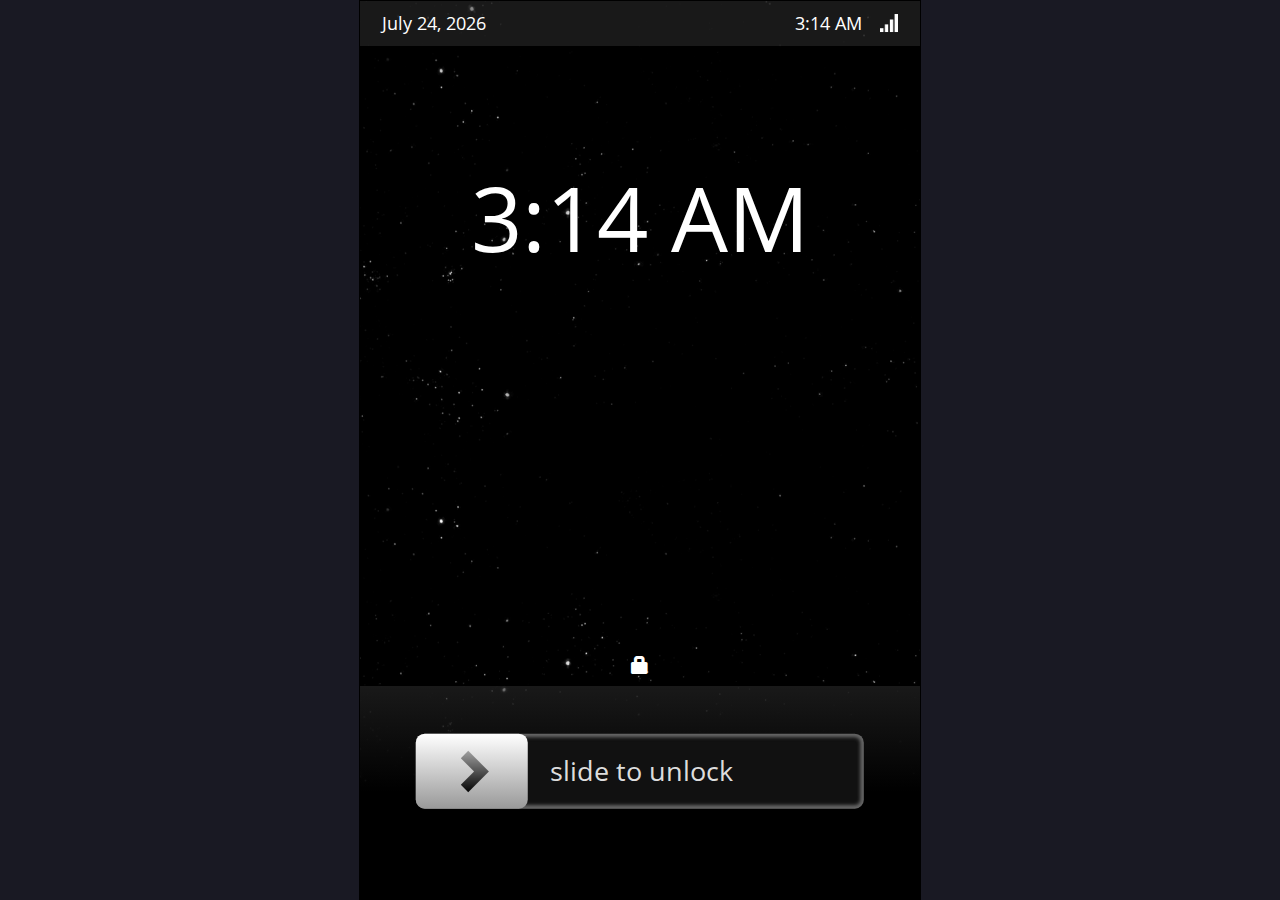
<file: index.html>
<!DOCTYPE html>
<meta name="viewport" content="width=device-width, initial-scale=1.0">
<html>
<head>
	<title>Mobile UI</title>
	<meta charset="utf-8">
	<link rel="stylesheet" type="text/css" href="css/glyphicons.css"/>
	<link rel="stylesheet" type="text/css" href="css/styles.css"/>
	<link rel="shortcut icon" type="image/ico" href="img/favicon.ico"/>
	<script src="js/script.js"></script>
</head>
<body onload="init();">
</body>
</html>
</file>
<file: css/glyphicons.css>
@font-face {
  font-family: 'Glyphicons Halflings';

  src: url('../fonts/glyphicons-halflings-regular.eot');
  src: url('../fonts/glyphicons-halflings-regular.eot?#iefix') format('embedded-opentype'), url('../fonts/glyphicons-halflings-regular.woff2') format('woff2'), url('../fonts/glyphicons-halflings-regular.woff') format('woff'), url('../fonts/glyphicons-halflings-regular.ttf') format('truetype'), url('../fonts/glyphicons-halflings-regular.svg#glyphicons_halflingsregular') format('svg');
}
.glyphicon {
  position: relative;
  top: 1px;
  top: 0px;
  display: inline-block;
  font-family: 'Glyphicons Halflings';
  font-style: normal;
  font-weight: normal;
  line-height: 1;

  -webkit-font-smoothing: antialiased;
  -moz-osx-font-smoothing: grayscale;
}
.glyphicon-asterisk:before {
  content: "\002a";
}
.glyphicon-plus:before {
  content: "\002b";
}
.glyphicon-euro:before,
.glyphicon-eur:before {
  content: "\20ac";
}
.glyphicon-minus:before {
  content: "\2212";
}
.glyphicon-cloud:before {
  content: "\2601";
}
.glyphicon-envelope:before {
  content: "\2709";
}
.glyphicon-pencil:before {
  content: "\270f";
}
.glyphicon-glass:before {
  content: "\e001";
}
.glyphicon-music:before {
  content: "\e002";
}
.glyphicon-search:before {
  content: "\e003";
}
.glyphicon-heart:before {
  content: "\e005";
}
.glyphicon-star:before {
  content: "\e006";
}
.glyphicon-star-empty:before {
  content: "\e007";
}
.glyphicon-user:before {
  content: "\e008";
}
.glyphicon-film:before {
  content: "\e009";
}
.glyphicon-th-large:before {
  content: "\e010";
}
.glyphicon-th:before {
  content: "\e011";
}
.glyphicon-th-list:before {
  content: "\e012";
}
.glyphicon-ok:before {
  content: "\e013";
}
.glyphicon-remove:before {
  content: "\e014";
}
.glyphicon-zoom-in:before {
  content: "\e015";
}
.glyphicon-zoom-out:before {
  content: "\e016";
}
.glyphicon-off:before {
  content: "\e017";
}
.glyphicon-signal:before {
  content: "\e018";
}
.glyphicon-cog:before {
  content: "\e019";
}
.glyphicon-trash:before {
  content: "\e020";
}
.glyphicon-home:before {
  content: "\e021";
}
.glyphicon-file:before {
  content: "\e022";
}
.glyphicon-time:before {
  content: "\e023";
}
.glyphicon-road:before {
  content: "\e024";
}
.glyphicon-download-alt:before {
  content: "\e025";
}
.glyphicon-download:before {
  content: "\e026";
}
.glyphicon-upload:before {
  content: "\e027";
}
.glyphicon-inbox:before {
  content: "\e028";
}
.glyphicon-play-circle:before {
  content: "\e029";
}
.glyphicon-repeat:before {
  content: "\e030";
}
.glyphicon-refresh:before {
  content: "\e031";
}
.glyphicon-list-alt:before {
  content: "\e032";
}
.glyphicon-lock:before {
  content: "\e033";
}
.glyphicon-flag:before {
  content: "\e034";
}
.glyphicon-headphones:before {
  content: "\e035";
}
.glyphicon-volume-off:before {
  content: "\e036";
}
.glyphicon-volume-down:before {
  content: "\e037";
}
.glyphicon-volume-up:before {
  content: "\e038";
}
.glyphicon-qrcode:before {
  content: "\e039";
}
.glyphicon-barcode:before {
  content: "\e040";
}
.glyphicon-tag:before {
  content: "\e041";
}
.glyphicon-tags:before {
  content: "\e042";
}
.glyphicon-book:before {
  content: "\e043";
}
.glyphicon-bookmark:before {
  content: "\e044";
}
.glyphicon-print:before {
  content: "\e045";
}
.glyphicon-camera:before {
  content: "\e046";
}
.glyphicon-font:before {
  content: "\e047";
}
.glyphicon-bold:before {
  content: "\e048";
}
.glyphicon-italic:before {
  content: "\e049";
}
.glyphicon-text-height:before {
  content: "\e050";
}
.glyphicon-text-width:before {
  content: "\e051";
}
.glyphicon-align-left:before {
  content: "\e052";
}
.glyphicon-align-center:before {
  content: "\e053";
}
.glyphicon-align-right:before {
  content: "\e054";
}
.glyphicon-align-justify:before {
  content: "\e055";
}
.glyphicon-list:before {
  content: "\e056";
}
.glyphicon-indent-left:before {
  content: "\e057";
}
.glyphicon-indent-right:before {
  content: "\e058";
}
.glyphicon-facetime-video:before {
  content: "\e059";
}
.glyphicon-picture:before {
  content: "\e060";
}
.glyphicon-map-marker:before {
  content: "\e062";
}
.glyphicon-adjust:before {
  content: "\e063";
}
.glyphicon-tint:before {
  content: "\e064";
}
.glyphicon-edit:before {
  content: "\e065";
}
.glyphicon-share:before {
  content: "\e066";
}
.glyphicon-check:before {
  content: "\e067";
}
.glyphicon-move:before {
  content: "\e068";
}
.glyphicon-step-backward:before {
  content: "\e069";
}
.glyphicon-fast-backward:before {
  content: "\e070";
}
.glyphicon-backward:before {
  content: "\e071";
}
.glyphicon-play:before {
  content: "\e072";
}
.glyphicon-pause:before {
  content: "\e073";
}
.glyphicon-stop:before {
  content: "\e074";
}
.glyphicon-forward:before {
  content: "\e075";
}
.glyphicon-fast-forward:before {
  content: "\e076";
}
.glyphicon-step-forward:before {
  content: "\e077";
}
.glyphicon-eject:before {
  content: "\e078";
}
.glyphicon-chevron-left:before {
  content: "\e079";
}
.glyphicon-chevron-right:before {
  content: "\e080";
}
.glyphicon-plus-sign:before {
  content: "\e081";
}
.glyphicon-minus-sign:before {
  content: "\e082";
}
.glyphicon-remove-sign:before {
  content: "\e083";
}
.glyphicon-ok-sign:before {
  content: "\e084";
}
.glyphicon-question-sign:before {
  content: "\e085";
}
.glyphicon-info-sign:before {
  content: "\e086";
}
.glyphicon-screenshot:before {
  content: "\e087";
}
.glyphicon-remove-circle:before {
  content: "\e088";
}
.glyphicon-ok-circle:before {
  content: "\e089";
}
.glyphicon-ban-circle:before {
  content: "\e090";
}
.glyphicon-arrow-left:before {
  content: "\e091";
}
.glyphicon-arrow-right:before {
  content: "\e092";
}
.glyphicon-arrow-up:before {
  content: "\e093";
}
.glyphicon-arrow-down:before {
  content: "\e094";
}
.glyphicon-share-alt:before {
  content: "\e095";
}
.glyphicon-resize-full:before {
  content: "\e096";
}
.glyphicon-resize-small:before {
  content: "\e097";
}
.glyphicon-exclamation-sign:before {
  content: "\e101";
}
.glyphicon-gift:before {
  content: "\e102";
}
.glyphicon-leaf:before {
  content: "\e103";
}
.glyphicon-fire:before {
  content: "\e104";
}
.glyphicon-eye-open:before {
  content: "\e105";
}
.glyphicon-eye-close:before {
  content: "\e106";
}
.glyphicon-warning-sign:before {
  content: "\e107";
}
.glyphicon-plane:before {
  content: "\e108";
}
.glyphicon-calendar:before {
  content: "\e109";
}
.glyphicon-random:before {
  content: "\e110";
}
.glyphicon-comment:before {
  content: "\e111";
}
.glyphicon-magnet:before {
  content: "\e112";
}
.glyphicon-chevron-up:before {
  content: "\e113";
}
.glyphicon-chevron-down:before {
  content: "\e114";
}
.glyphicon-retweet:before {
  content: "\e115";
}
.glyphicon-shopping-cart:before {
  content: "\e116";
}
.glyphicon-folder-close:before {
  content: "\e117";
}
.glyphicon-folder-open:before {
  content: "\e118";
}
.glyphicon-resize-vertical:before {
  content: "\e119";
}
.glyphicon-resize-horizontal:before {
  content: "\e120";
}
.glyphicon-hdd:before {
  content: "\e121";
}
.glyphicon-bullhorn:before {
  content: "\e122";
}
.glyphicon-bell:before {
  content: "\e123";
}
.glyphicon-certificate:before {
  content: "\e124";
}
.glyphicon-thumbs-up:before {
  content: "\e125";
}
.glyphicon-thumbs-down:before {
  content: "\e126";
}
.glyphicon-hand-right:before {
  content: "\e127";
}
.glyphicon-hand-left:before {
  content: "\e128";
}
.glyphicon-hand-up:before {
  content: "\e129";
}
.glyphicon-hand-down:before {
  content: "\e130";
}
.glyphicon-circle-arrow-right:before {
  content: "\e131";
}
.glyphicon-circle-arrow-left:before {
  content: "\e132";
}
.glyphicon-circle-arrow-up:before {
  content: "\e133";
}
.glyphicon-circle-arrow-down:before {
  content: "\e134";
}
.glyphicon-globe:before {
  content: "\e135";
}
.glyphicon-wrench:before {
  content: "\e136";
}
.glyphicon-tasks:before {
  content: "\e137";
}
.glyphicon-filter:before {
  content: "\e138";
}
.glyphicon-briefcase:before {
  content: "\e139";
}
.glyphicon-fullscreen:before {
  content: "\e140";
}
.glyphicon-dashboard:before {
  content: "\e141";
}
.glyphicon-paperclip:before {
  content: "\e142";
}
.glyphicon-heart-empty:before {
  content: "\e143";
}
.glyphicon-link:before {
  content: "\e144";
}
.glyphicon-phone:before {
  content: "\e145";
}
.glyphicon-pushpin:before {
  content: "\e146";
}
.glyphicon-usd:before {
  content: "\e148";
}
.glyphicon-gbp:before {
  content: "\e149";
}
.glyphicon-sort:before {
  content: "\e150";
}
.glyphicon-sort-by-alphabet:before {
  content: "\e151";
}
.glyphicon-sort-by-alphabet-alt:before {
  content: "\e152";
}
.glyphicon-sort-by-order:before {
  content: "\e153";
}
.glyphicon-sort-by-order-alt:before {
  content: "\e154";
}
.glyphicon-sort-by-attributes:before {
  content: "\e155";
}
.glyphicon-sort-by-attributes-alt:before {
  content: "\e156";
}
.glyphicon-unchecked:before {
  content: "\e157";
}
.glyphicon-expand:before {
  content: "\e158";
}
.glyphicon-collapse-down:before {
  content: "\e159";
}
.glyphicon-collapse-up:before {
  content: "\e160";
}
.glyphicon-log-in:before {
  content: "\e161";
}
.glyphicon-flash:before {
  content: "\e162";
}
.glyphicon-log-out:before {
  content: "\e163";
}
.glyphicon-new-window:before {
  content: "\e164";
}
.glyphicon-record:before {
  content: "\e165";
}
.glyphicon-save:before {
  content: "\e166";
}
.glyphicon-open:before {
  content: "\e167";
}
.glyphicon-saved:before {
  content: "\e168";
}
.glyphicon-import:before {
  content: "\e169";
}
.glyphicon-export:before {
  content: "\e170";
}
.glyphicon-send:before {
  content: "\e171";
}
.glyphicon-floppy-disk:before {
  content: "\e172";
}
.glyphicon-floppy-saved:before {
  content: "\e173";
}
.glyphicon-floppy-remove:before {
  content: "\e174";
}
.glyphicon-floppy-save:before {
  content: "\e175";
}
.glyphicon-floppy-open:before {
  content: "\e176";
}
.glyphicon-credit-card:before {
  content: "\e177";
}
.glyphicon-transfer:before {
  content: "\e178";
}
.glyphicon-cutlery:before {
  content: "\e179";
}
.glyphicon-header:before {
  content: "\e180";
}
.glyphicon-compressed:before {
  content: "\e181";
}
.glyphicon-earphone:before {
  content: "\e182";
}
.glyphicon-phone-alt:before {
  content: "\e183";
}
.glyphicon-tower:before {
  content: "\e184";
}
.glyphicon-stats:before {
  content: "\e185";
}
.glyphicon-sd-video:before {
  content: "\e186";
}
.glyphicon-hd-video:before {
  content: "\e187";
}
.glyphicon-subtitles:before {
  content: "\e188";
}
.glyphicon-sound-stereo:before {
  content: "\e189";
}
.glyphicon-sound-dolby:before {
  content: "\e190";
}
.glyphicon-sound-5-1:before {
  content: "\e191";
}
.glyphicon-sound-6-1:before {
  content: "\e192";
}
.glyphicon-sound-7-1:before {
  content: "\e193";
}
.glyphicon-copyright-mark:before {
  content: "\e194";
}
.glyphicon-registration-mark:before {
  content: "\e195";
}
.glyphicon-cloud-download:before {
  content: "\e197";
}
.glyphicon-cloud-upload:before {
  content: "\e198";
}
.glyphicon-tree-conifer:before {
  content: "\e199";
}
.glyphicon-tree-deciduous:before {
  content: "\e200";
}
.glyphicon-cd:before {
  content: "\e201";
}
.glyphicon-save-file:before {
  content: "\e202";
}
.glyphicon-open-file:before {
  content: "\e203";
}
.glyphicon-level-up:before {
  content: "\e204";
}
.glyphicon-copy:before {
  content: "\e205";
}
.glyphicon-paste:before {
  content: "\e206";
}
.glyphicon-alert:before {
  content: "\e209";
}
.glyphicon-equalizer:before {
  content: "\e210";
}
.glyphicon-king:before {
  content: "\e211";
}
.glyphicon-queen:before {
  content: "\e212";
}
.glyphicon-pawn:before {
  content: "\e213";
}
.glyphicon-bishop:before {
  content: "\e214";
}
.glyphicon-knight:before {
  content: "\e215";
}
.glyphicon-baby-formula:before {
  content: "\e216";
}
.glyphicon-tent:before {
  content: "\26fa";
}
.glyphicon-blackboard:before {
  content: "\e218";
}
.glyphicon-bed:before {
  content: "\e219";
}
.glyphicon-apple:before {
  content: "\f8ff";
}
.glyphicon-erase:before {
  content: "\e221";
}
.glyphicon-hourglass:before {
  content: "\231b";
}
.glyphicon-lamp:before {
  content: "\e223";
}
.glyphicon-duplicate:before {
  content: "\e224";
}
.glyphicon-piggy-bank:before {
  content: "\e225";
}
.glyphicon-scissors:before {
  content: "\e226";
}
.glyphicon-bitcoin:before {
  content: "\e227";
}
.glyphicon-btc:before {
  content: "\e227";
}
.glyphicon-xbt:before {
  content: "\e227";
}
.glyphicon-yen:before {
  content: "\00a5";
}
.glyphicon-jpy:before {
  content: "\00a5";
}
.glyphicon-ruble:before {
  content: "\20bd";
}
.glyphicon-rub:before {
  content: "\20bd";
}
.glyphicon-scale:before {
  content: "\e230";
}
.glyphicon-ice-lolly:before {
  content: "\e231";
}
.glyphicon-ice-lolly-tasted:before {
  content: "\e232";
}
.glyphicon-education:before {
  content: "\e233";
}
.glyphicon-option-horizontal:before {
  content: "\e234";
}
.glyphicon-option-vertical:before {
  content: "\e235";
}
.glyphicon-menu-hamburger:before {
  content: "\e236";
}
.glyphicon-modal-window:before {
  content: "\e237";
}
.glyphicon-oil:before {
  content: "\e238";
}
.glyphicon-grain:before {
  content: "\e239";
}
.glyphicon-sunglasses:before {
  content: "\e240";
}
.glyphicon-text-size:before {
  content: "\e241";
}
.glyphicon-text-color:before {
  content: "\e242";
}
.glyphicon-text-background:before {
  content: "\e243";
}
.glyphicon-object-align-top:before {
  content: "\e244";
}
.glyphicon-object-align-bottom:before {
  content: "\e245";
}
.glyphicon-object-align-horizontal:before {
  content: "\e246";
}
.glyphicon-object-align-left:before {
  content: "\e247";
}
.glyphicon-object-align-vertical:before {
  content: "\e248";
}
.glyphicon-object-align-right:before {
  content: "\e249";
}
.glyphicon-triangle-right:before {
  content: "\e250";
}
.glyphicon-triangle-left:before {
  content: "\e251";
}
.glyphicon-triangle-bottom:before {
  content: "\e252";
}
.glyphicon-triangle-top:before {
  content: "\e253";
}
.glyphicon-console:before {
  content: "\e254";
}
.glyphicon-superscript:before {
  content: "\e255";
}
.glyphicon-subscript:before {
  content: "\e256";
}
.glyphicon-menu-left:before {
  content: "\e257";
}
.glyphicon-menu-right:before {
  content: "\e258";
}
.glyphicon-menu-down:before {
  content: "\e259";
}
.glyphicon-menu-up:before {
  content: "\e260";
}
</file>
<file: css/styles.css>
@font-face {
	font-family: OpenSansRegular;
	src: url("../fonts/OpenSans-Regular.ttf");
}

html {
    -webkit-tap-highlight-color: rgba(0, 0, 0, 0);
}

html,body {
	/* Fix issue where moving the input below the app div doesn't fire mousemove event */
	height: 100%;

	/* Prevent pull-down to refresh page on mobile */
	overscroll-behavior-y: contain;
}

body {
	background-color: rgba(25, 25, 35, 1);
}

* {
	margin: 0px;
	padding: 0px;
}

.App {
	position: relative;
	box-sizing: border-box;
	overflow: hidden;
	-webkit-touch-callout: none;
    -webkit-user-select: none;
    -khtml-user-select: none;
    -moz-user-select: none;
    -ms-user-select: none;
    user-select: none;
	width: 100%;
	height: 100vh;
	margin: 0 auto;
	background-color: #000000;
	color: #ffffff;
	font-family: OpenSansRegular, calibri;
	border: 1px solid black;
}

@-webkit-keyframes spin {
    from { -webkit-transform: rotate(0deg); }
    to { -webkit-transform: rotate(360deg); }
}

@-moz-keyframes spin {
    from { -moz-transform: rotate(0deg); }
    to { -moz-transform: rotate(360deg); }
}

@-ms-keyframes spin {
	from { transform: rotate(0deg); }
    to { transform: rotate(360deg); }
}

@keyframes spin {
    from { transform: rotate(0deg); }
    to { transform: rotate(360deg); }
}

.AppBackground {
	position: absolute;
	top: 0%;
	left: 0%;
	width: 100%;
	height: 100%;
}

.Stars {
	position: absolute;
	width: 10000%;
	height: 10000%;
	top: -4950%;
	left: -4950%;
	background-image: url("../img/backgrounds/stars.png");
	background-repeat: repeat;
	background-size: 1.25%;
}

.Stars-Rotating {
	-moz-animation: spin 500s linear infinite;
	-ms-animation: spin 500s linear infinite;
	-o-animation: spin 500s linear infinite;
	-webkit-animation: spin 500s linear infinite;
	animation: spin 500s linear infinite;
}

@-webkit-keyframes move-twink-back {
    from { background-position: 0 0; }
    to { background-position: -10000px 5000px; }
}
@-moz-keyframes move-twink-back {
    from { background-position: 0 0; }
    to { background-position: -10000px 5000px; }
}
@-ms-keyframes move-twink-back {
    from { background-position: 0 0; }
    to { background-position: -10000px 5000px; }
}
@keyframes move-twink-back {
    from { background-position: 0 0; }
    to { background-position: -10000px 5000px; }
}

.Twinkling {
	position: absolute;
	top: 0;
	left: 0;
	right: 0;
	bottom: 0;
	width: 100%;
	height: 100%;
	display: block;
	-moz-animation: move-twink-back 500s linear infinite;
	-ms-animation: move-twink-back 500s linear infinite;
	-o-animation: move-twink-back 500s linear infinite;
	-webkit-animation: move-twink-back 500s linear infinite;
	animation: move-twink-back 500s linear infinite;
	background: transparent url("../img/backgrounds/twinkling.png") repeat top center;
	background-size: 35%;
	background-size: 15vh;
}

.NoTransition {
	-webkit-transition: none !important;
	-moz-transition: none !important;
	-o-transition: none !important;
	transition: none !important;
}

.Statusbar {
	position: absolute;
	box-sizing: border-box;
	overflow: hidden;
	width: 100%;
	height: 5%;
	z-index: 7;
}

.StatusbarElement {
	position: relative;
	box-sizing: border-box;
	float: left;
	height: 100%;
	z-index: 8;
	background-color: rgba(50, 50, 50, 0.5);
}

.StatusbarElementText {
	position: relative;
	top: 50%;
	transform: translateY(-50%);
	font-size: 2vh;
}

.StatusbarDate {
	width: 50%;
	text-align: left;
	padding-left: 15px;
	padding-left: 2.5vh;
}

.StatusbarTime {
	width: 50%;
	padding-right: 6.5vh;
	text-align: right;
}

.StatusbarLatency {
	right: 3.5vh;
}

.StatusbarLatencyImage {
	position: absolute;
	width: 2vh;
	height: 40%;
	top: 50%;
	transform: translate(-50%, -50%);
}

.Navbar {
	position: absolute;
	box-sizing: border-box;
	overflow: hidden;
	text-align: center;
	-webkit-touch-callout: none;
    -webkit-user-select: none;
    -khtml-user-select: none;
    -moz-user-select: none;
    -ms-user-select: none;
    user-select: none;
	transition: opacity 100ms ease;
	z-index: 4;
	width: 100%;
	top: 90%;
	height: 10%;
}

.NavbarButton {
	position: relative;
	box-sizing: border-box;
	float: left;
	width: 25%;
	height: 100%;
	cursor: pointer;
	transition: background-color 100ms ease;
	background-color: rgba(50, 50, 50, 0.5);
}

.NavbarButton:last-child {
	border-right: none;
}

.NavbarButtonIcon {
	position: absolute;
	width: 100%;
	top: 50%;
	left: 50%;
	transform: translate(-50%, -50%);
	font-size: 5vh;
}

.NavbarMenu {
	position: absolute;
	box-sizing: border-box;
	overflow: hidden;
	text-align: center;
	z-index: 3;
	right: 0px;
	transition: left 100ms ease;
	top: 47.1%;
	left: 100%;
	width: 50%;
	height: 60%;
}

.NavbarMenuButton {
	position: relative;
	box-sizing: border-box;
	height: 14.2857%;
	width: 100%;
	cursor: pointer;
	transition: background-color 100ms ease;
	border-bottom: 1px solid #aaaaaa;
	background-color: rgba(50, 50, 50, 0.7);
}

.NavbarMenuButtonIcon {
	position: absolute;
	width: 100%;
	top: 50%;
	left: 20%;
	transform: translate(-50%, -50%);
	font-size: 4.5vh;
}

.NavbarMenuButton:last-child {
	border-bottom: none;
}

.NavbarButtonHover {
	background-color: rgba(100, 100, 100, 0.5);
}

.NoTouch .NavbarButtonHover {
	background-color: rgba(50, 50, 50, 0.5);
}

.NavbarButtonPressed {
	background-color: rgba(200, 200, 200, 0.5);
}

.NoTouch .NavbarButtonPressed {
	background-color: rgba(200, 200, 200, 0.5);
}

.NavbarMenuButtonText {
	position: relative;
    top: 50%;
    transform: translateY(-50%);
    text-align: left;
    width: 55%;
    left: 40%;
    padding-right: 5%;
    font-size: 2vh;
}

.NavbarShortcutEditArea {
	position: absolute;
	box-sizing: border-box;
	overflow: hidden;
	width: 100%;
	height: 10%;
	top: 100%;
	z-index: 4;
	transition: background-color 100ms ease;
	transition: top 100ms linear;
}

.NavbarShortcutEditButton {
	position: relative;
	box-sizing: border-box;
	overflow: hidden;
	float: left;
	height: 100%;
	width: 50%;
	font-size: 5vh;
	z-index: 1;
	top: 0px;
	cursor: pointer;
	background-color: rgba(50, 50, 50, 0.5);
	color: #ffffff;
	text-align: center;
	transition: background-color 100ms ease;
}

.EditButtonHover {
	background-color: rgba(100, 100, 100, 0.5);
}

.Folder {
	position: absolute;
	-webkit-touch-callout: none;
    -webkit-user-select: none;
    -khtml-user-select: none;
    -moz-user-select: none;
    -ms-user-select: none;
    user-select: none;
	height: 80%;
	width: 100%;
	top: 5%;
	left: 0%;
	transition: left 100ms ease, top 100ms ease, opacity 150ms ease;
	cursor: -webkit-grab;
	cursor: grab;
}

.AppFolder {
	z-index: 3;
}

.Shortcut {
	position: absolute;
	box-sizing: border-box;
	overflow: hidden;
	background-position: center;
	background-size: 60% 60%;
	background-repeat: no-repeat;
	text-align: center;
	-webkit-touch-callout: none;
    -webkit-user-select: none;
    -khtml-user-select: none;
    -moz-user-select: none;
    -ms-user-select: none;
    user-select: none;
	cursor: pointer;
	transform: translate(-50%, -50%);
	transition: left 100ms ease, top 100ms ease, background-size 150ms ease, opacity 200ms ease;
	z-index: 1;
	opacity: 0;
	color: #ffffff;
	border: 1px solid transparent;
	border-radius: 10px;
}

.ShortcutText {
	position: absolute;
	bottom: 0px;
	width: 100%;
	font-size: 1.5vh;
}

.ShortcutTapped {
	background-size: 55% 55%;
}

.ShortcutHold {
	z-index: 6;
	background-size: 50% 50%;
}

.FolderMapArea {
	position: absolute;
	width: 100%;
	height: 5%;
	top: 85%;
	left: 0%;
	z-index: 2;
	overflow: hidden;
	transition: opacity 150ms ease;
}

.FolderMap {
	position: absolute;
	top: 0%;
	left: 37.5%;
	opacity: 1;
	width: 25%;
	height: 100%;
	transition: top 100ms ease, opacity 35ms ease;
}

.FolderMapFolder {
	position: absolute;
	height: 100%;
	width: 20%;
	transform: translate(-50%, 0%);
	transition: left 100ms ease, color 100ms ease;
	font-size: 2vh;
	color: rgba(255, 255, 255, 0.5);
}

.FolderMapFolderIcon {
	position: relative;
	top: 50%;
	left: 50%;
	transform: translate(-50%, -50%);
}

.FolderMapFolderSelected {
	color: #ffffff;
}

.ModalBackground {
	position: absolute;
	background-color: rgba(0,0,0,0.5);
	width: 100%;
    height: 100%;
	z-index: -1;
	opacity: 0;
    transition: opacity 100ms ease;
    left: 0;
    top: 0;
}

.Modal {
	position: absolute;
	z-index: -1;
	opacity: 0;
	width: 75%;
	top: 30%;
	left: 50%;
	padding-bottom: 5%;
	transform: translate(-50%, -50%);
	transition: opacity 100ms ease;
	background-color: #ffffff;
	color: #000000;
}

.Modal .glyphicon {
	margin-right: 1vh;
}

.Modal hr {
	border-top: 2px solid #444444;
	margin-bottom: 0.5vh;
}

.ModalHeader {
	width: 80%;
	margin-left: 10%;
	text-align: center;
	font-size: 3.5vh;
	font-weight: bold;
	margin-top: 1vh;
	margin-bottom: -2vh;
}

.ModalMessage {
	width: 90%;
	margin-left: 5%;
	text-align: center;
	font-size: 2.5vh;
	margin-top: 1vh;
	margin-bottom: -2vh;
}

.ModalMessage p:first-child {
	margin-top: 2vh;
}

.ModalMessage p {
	margin-bottom: 1vh;
}

.ModalMessage a {
	color: #27b6df;
	text-decoration: none;
	transition: color 100ms ease;
}

.ModalMessage a:hover {
	color: #1796bf;
}

.ModalButton {
	position: relative;
	box-sizing: border-box;
	float: left;
	cursor: pointer;
	transition: background-color 100ms ease, border 100ms ease;
	text-align: center;
	margin-top: 2vh;
	margin-left: 7.5%;
	width: 39%;
	height: 8vh;
	background-color: #222222;
	border: none;
	color: #ffffff;
}

.ModalButton:focus {
	outline: none;
	border: 3px solid #27b6df;
}

.ModalButton:hover {
	background-color: #27b6df;
}

.ModalButtonSelected {
	background-color: #27b6df;
}

.ModalButtonIcon {
	position: absolute;
	width: 100%;
	top: 50%;
	left: 50%;
	transform: translate(-50%, -50%);
	font-size: 5vh;
}

.ModalButtonLeft {
	width: 39%;
	height: 15%;
	left: 7.5%;
}

.ModalButtonRight {
	width: 39%;
	height: 15%;
	left: 53.5%;
}

.ModalButtonFull {
	width: 85%;
	height: 8vh;
}

.ModalExitButton {
	position: absolute;
	box-sizing: border-box;
	cursor: pointer;
	text-align: center;
	top: 0px;
	right: 0px;
	width: 5.5vh;
	height: 5.5vh;
	transition: color 100ms ease;
}

.ModalExitButton:hover {
	color: #27b6df;
}

.ModalTextInput {
	position: relative;
	box-sizing: border-box;
	float: left;
	border: none;
	font-size: 2.5vh;
	cursor: pointer;
	transition: background-color 100ms ease, border 100ms ease;
	text-align: center;
	margin-top: 7.5%;
	margin-left: 7.5%;
	width: 85%;
	height: 8vh;
	background-color: #222222;
	color: #ffffff;
}

.ModalTextInput:focus {
	outline: none;
	border: 3px solid #27b6df;
}

.ModalTextInput::selection {
	background-color: #27b6df;
}

.LoadingScreen {
	position: absolute;
	background-color: rgba(0, 0, 0, 0.5);
	width: 100%;
    height: 100%;
	z-index: -1;
	opacity: 0;
    transition: opacity 100ms ease;
    left: 0;
    top: 0;
}

.LoadingScreenSpinner {
	position: absolute;
	top: 45%;
	left: 50%;
	transform: translate(-50%, -50%);
	border: 0.4vh solid #666666;
	border-radius: 50%;
	border-top: 0.4vh solid #bbbbbb;
	width: 7vh;
	height: 7vh;
	margin: -3.5vh 0 0 -3.5vh;
	-moz-animation: spin 1s linear infinite;
	-ms-animation: spin 1s linear infinite;
	-o-animation: spin 1s linear infinite;
	-webkit-animation: spin 1s linear infinite;
	animation: spin 1s linear infinite;
}

.LockoutScreen {
	position: absolute;
	left: 0%;
    top: 5%;
	width: 100%;
    height: 95%;
	z-index: 10;
	opacity: 1;
    transition: opacity 500ms ease;
}

.LockoutScreenTime {
	position: absolute;
	top: 20%;
	margin: 0 auto;
	width: 100%;
	text-align: center;
}

.LockoutScreenTimeText {
	font-size: 10vh;
}

.LockoutScreenLockIcon {
	position: absolute;
	top: 71.5%;
	width: 100%;
	height: 35%;
	text-align: center;
	font-size: 2vh;
}

.LockoutScreenSliderArea {
	position: absolute;
	top: 75%;
	width: 100%;
	height: 25%;
	background: linear-gradient(rgba(50, 50, 50, 0.5), rgba(0, 0, 0, 1), rgba(0, 0, 0, 1));
}

.LockoutScreenSlider {
	position: absolute;
	top: 40%;
	left: 50%;
	width: 80%;
	height: 35%;
	background-color: #111111;
	transform: translate(-50%, -50%);
	box-shadow: 0 0 0.4vh 0.4vh #666666 inset;
	border-radius: 1vh;
}

.LockoutScreenSliderButton {
	position:absolute;
	top: 0%;
	left: 12.5%;
	width: 25%;
	height: 100%;
	transform: translate(-50%);
	transition: left 50ms ease;
	background: linear-gradient(#ffffff, #999999);
	border-radius: 1vh;
	z-index: 2;
	cursor: pointer;
}

.NoTouch .LockoutScreenSliderButton:hover {
	background: linear-gradient(#ffffff, #999999);
}

.LockoutScreenSliderButtonIcon {
	position: absolute;
	width: 100%;
	top: 50%;
	left: 50%;
	text-align: center;
	transform: translate(-50%, -50%);
	font-size: 5vh;
	font-color: #000000;
	background: -webkit-linear-gradient(#aaaaaa, #000000);
	-webkit-background-clip: text;
	-webkit-text-fill-color: transparent;
}

.NoTouch .LockoutScreenSliderButtonIcon:hover {
	font-color: #000000;
	background: -webkit-linear-gradient(#888888, #000000);
	-webkit-background-clip: text;
	-webkit-text-fill-color: transparent;
}

.LockoutScreenSliderText {
	position: relative;
	top: 50%;
	transform: translateY(-50%);
	padding-left: 30%;
	z-index: 1;
	font-size: 3vh;
	color: #dddddd;
}

.FrameWrapper {
	position: absolute;
	box-sizing: border-box;
	top: 5%;
	left: 0px;
	width: 100%;
	height: 85%;
	border: none;
	z-index: 0;
	opacity: 1;
	transition: opacity 150ms ease;
	overflow: hidden;
}

.Frame {
	width: 100%;
	height: 100%;
	border: none;
}

.FrameOverlay {
	position: absolute;
	top: 0%;
	left: 0%;
	width: 100%;
	height: 100%;
	border: none;
	background-color: rgba(50, 0, 0, 0.5);
	z-index: 3;
}
</file>
